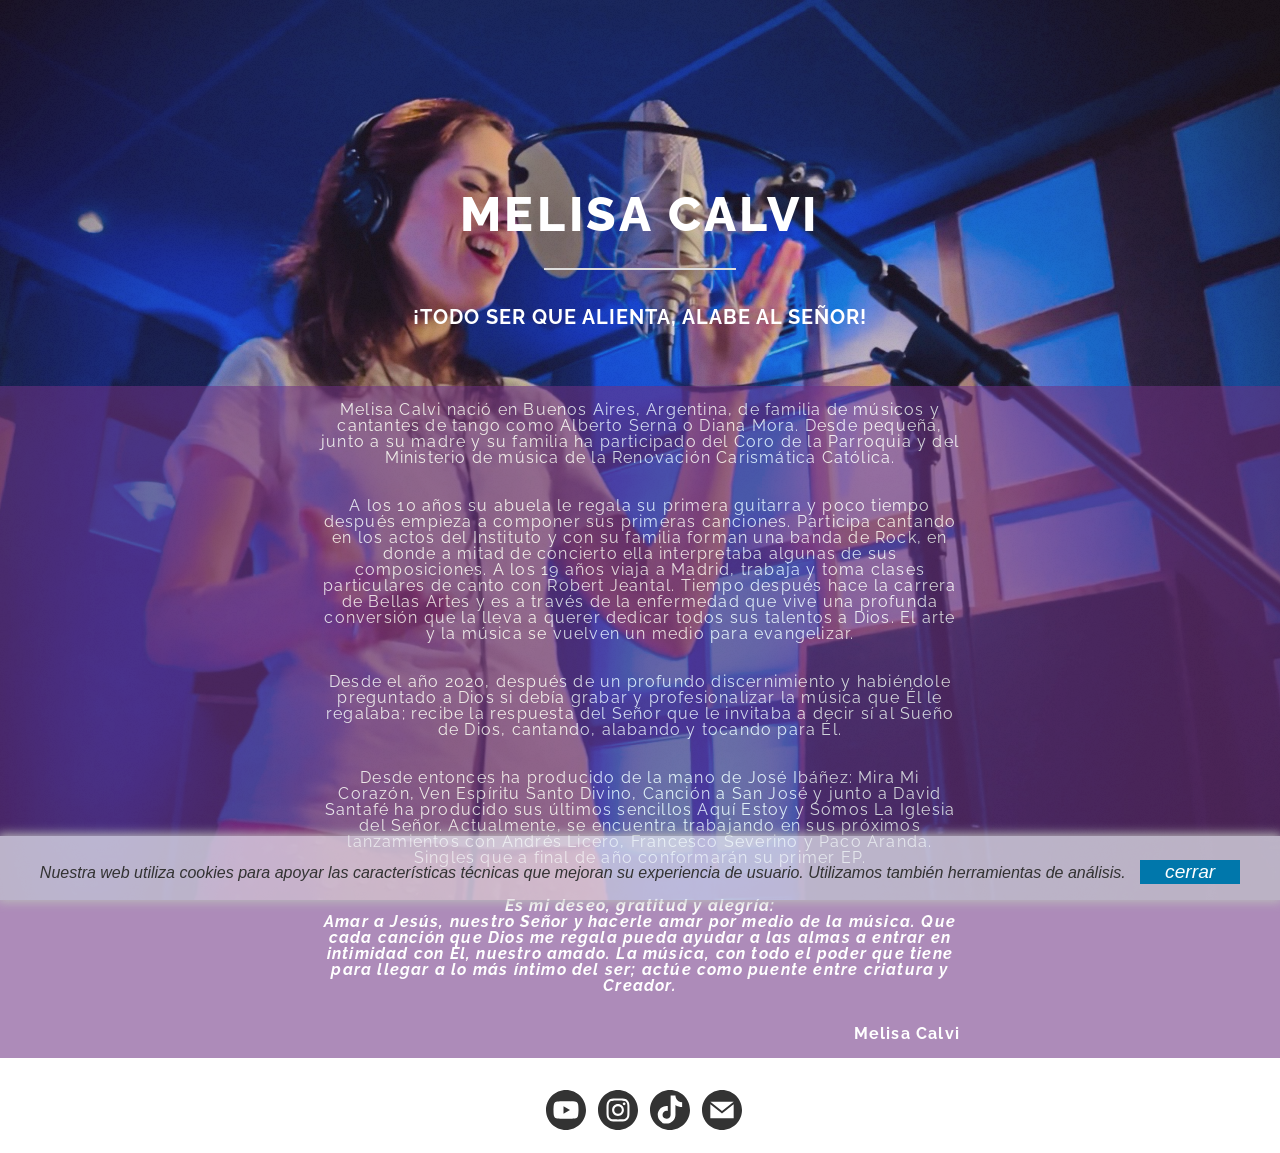
<file: index.html>
<!DOCTYPE html>
<html lang="en">
  <head>
    <meta charset="utf-8" />
    <meta name="viewport" content="width=device-width, initial-scale=1" />
    <title>Melisa Calvi</title>
    <meta name="viewport" content="width=device-width" />
    <meta name="description" content="Melisa Calvi" />
    <meta name="keywords" content="melisa calvi, cantante, cantautora, cristiano, catolico, carismaticos, musica, catolicismo" />
    <meta name="author" content="" />
    <link
      rel="canonical"
      href="https://www.melisacalvi.es/"
    />
    <link rel="manifest" href="manifest.json?timestamp=20241011" />
    <link rel="shortcut icon" href="img/favicon.ico" />
    <link rel="icon" type="image/svg+xml" href="img/favicon.svg" />
    <link rel="icon" type="image/png" href="img/web-app-manifest-192x192.png" sizes="192x192">
    <link rel="icon" type="image/png" sizes="32x32" href="img/favicon-32x32.png">
    <link rel="icon" type="image/png" sizes="16x16" href="img/favicon-16x16.png">
    <link rel="icon" type="image/png" sizes="48x48" href="img/favicon-48x48.png">
    <link rel="apple-touch-icon" sizes="180x180" href="img/apple-touch-icon.png">
    <link rel="stylesheet" href="css/styles.css?timestamp=20241011" />
    <link rel="canonical" href="https://www.melisacalvi.es" />
    <script src="/js/modernizr.js"></script>

    <!-- Google verification -->

<!--    <meta name="google-site-verification" content="" />-->


    <!-- Bing Verification -->
  
  </head>

  <body>
    <div class="wrapper">
      <main>
        <header>
          <h1>Melisa Calvi</h1>
          <h2>¡Todo ser que alienta, alabe al Señor!</h2>
        </header>
        <div class="cuerpo">
          <p>Melisa Calvi nació en Buenos Aires, Argentina, de familia de músicos y cantantes de tango como Alberto Serna o Diana
            Mora. Desde pequeña, junto a su madre y su familia ha participado del Coro de la Parroquia y del Ministerio de música de
            la Renovación Carismática Católica.</p>
            <p>A los 10 años su abuela le regala su primera guitarra y poco tiempo después empieza a componer sus primeras canciones.
              Participa cantando en los actos del Instituto y con su familia forman una banda de Rock, en donde a mitad de concierto
              ella interpretaba algunas de sus composiciones. A los 19 años viaja a Madrid, trabaja y toma clases particulares de
              canto con Robert Jeantal. Tiempo después hace la carrera de Bellas Artes y es a través de la enfermedad que vive una
              profunda conversión que la lleva a querer dedicar todos sus talentos a Dios. El arte y la música se vuelven un medio
              para evangelizar.</p>
            <p>Desde el año 2020, después de un profundo discernimiento y habiéndole preguntado a Dios si debía grabar y
              profesionalizar la música que Él le regalaba; recibe la respuesta del Señor que le invitaba a decir sí al Sueño de Dios,
              cantando, alabando y tocando para Él.</p>
            <p>Desde entonces ha producido de la mano de José Ibáñez: Mira Mi Corazón, Ven Espíritu Santo Divino, Canción a San José y
              junto a David Santafé ha producido sus últimos sencillos Aquí Estoy y Somos La Iglesia del Señor. Actualmente, se
              encuentra trabajando en sus próximos lanzamientos con Andrés Licero, Francesco Severino y Paco Aranda. Singles que a
              final de año conformarán su primer EP.</p>
            <p><strong><em>Es mi deseo, gratitud y alegría:</em></strong><br>
              <strong><em>Amar a Jesús, nuestro Señor y hacerle amar por medio de la música.
                Que cada canción que Dios me regala pueda ayudar a las almas a entrar en intimidad con Èl, nuestro amado.
                La música, con todo el poder que tiene para llegar a lo más íntimo del ser; actúe como puente entre criatura y Creador.</em></strong></p>
          <p class="firma">Melisa Calvi</p>
        </div>
        <footer>
          <a
            class="link"
            href="https://www.youtube.com/c/MelisaCalvi/"
            target="_blank"
            rel="noopener noreferrer"
            aria-label="Youtube"
          >
            <i class="icon youtube"></i>
          </a>
          <a
            class="link"
            href="https://www.instagram.com/melisa.calvi/"
            target="_blank"
            rel="noopener noreferrer"
            aria-label="Instagram"
          >
            <i class="icon instagram"></i>
          </a>
          <a
            class="link"
            href="https://www.tiktok.com/@melisacalvi"
            target="_blank"
            rel="noopener noreferrer"
            aria-label="TikTok"
          >
            <i class="icon tiktok"></i>
          </a>
<!--          <a-->
<!--            class="link"-->
<!--            href="https://www.facebook.com/melisajimena.garciacalvi"-->
<!--            target="_blank"-->
<!--            rel="noopener noreferrer"-->
<!--            aria-label="Jerome Lachaud Personal Projects"-->
<!--          >-->
<!--            <i class="icon facebook"></i>-->
<!--          </a>-->
          <a class="link" href="mailto:contacto@melisacalvi.es?subject=Más%20información%20-%20Música%20Melisa%20Calvi" aria-label="Contacto Melisa Calvi">
            <i class="icon mail"></i>
          </a>
        </footer>
        <div id="cookieBannerDiv">
          <div id="cookieBannerBox" onclick="showOrHideDiv();"  class="cookieBannerBox startEffect"><span class="cookieBannerMsg">Nuestra web utiliza cookies para apoyar las características técnicas que mejoran su experiencia de usuario. Utilizamos también herramientas de análisis.</span>
            <div class="cookieBannerButton" onclick="showOrHideDiv();"><span class="cookieBannerMsg"><a><span>cerrar</span></a></span></div>
          </div>
        </div>
<!--        <div>Icons made by <a href="https://www.freepik.com" title="Freepik">Freepik</a> from <a href="https://www.flaticon.com/" title="Flaticon">www.flaticon.com</a></div>-->
      </main>
    </div>

      <!-- Global site tag (gtag.js) - Google Analytics -->
      <script async src="https://www.googletagmanager.com/gtag/js?id=G-JP2SEELRYT"></script>
      <script>
        window.dataLayer = window.dataLayer || [];
        function gtag(){dataLayer.push(arguments);}
        gtag('js', new Date());

        gtag('config', 'G-JP2SEELRYT');
      </script>
      <script>
        function showOrHideDiv() {
          var v = document.getElementById("cookieBannerBox");
          v.classList.remove("startEffect");
          v.style.display = "none"
        }
      </script>
  </body>
</html>
</file>
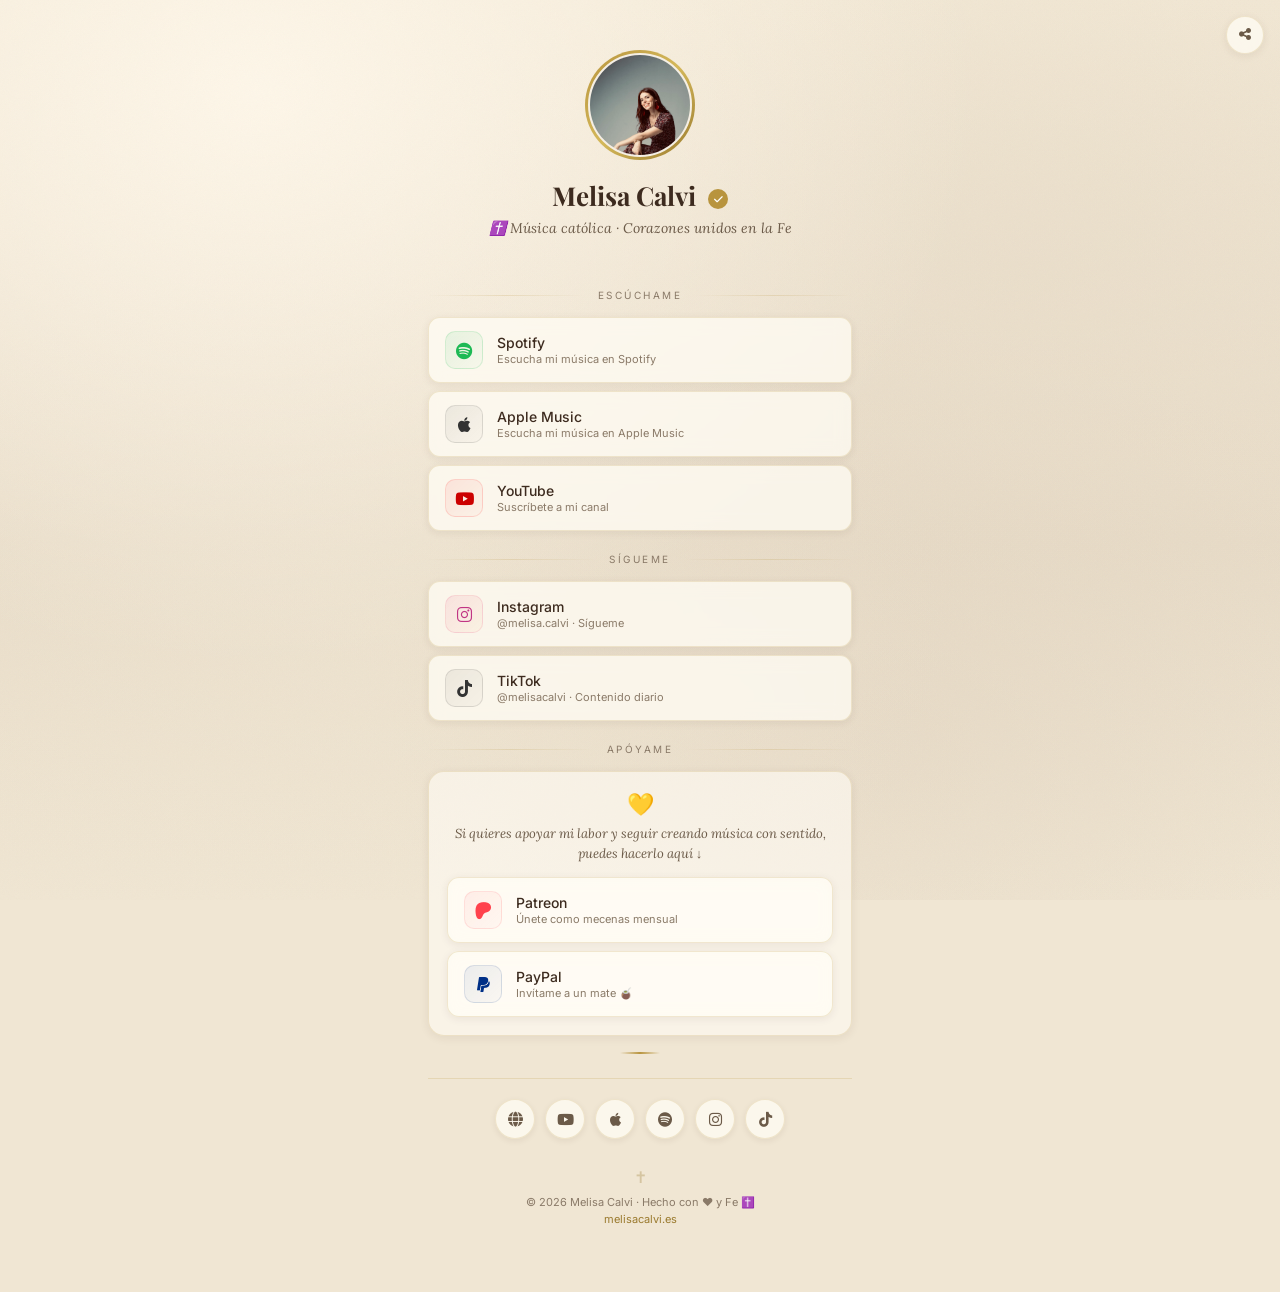
<file: docs/enlaces/index.html>
<!DOCTYPE html>
<html lang="es">
<head>
    <!-- Google tag (gtag.js) -->
    <script async src="https://www.googletagmanager.com/gtag/js?id=G-JP2SEELRYT"></script>
    <script>
        window.dataLayer = window.dataLayer || [];
        function gtag(){dataLayer.push(arguments);}
        gtag('js', new Date());

        gtag('config', 'G-JP2SEELRYT');
    </script>

    <meta charset="UTF-8">
    <meta name="viewport" content="width=device-width, initial-scale=1.0">
    <title>Melisa Calvi - Todos mis enlaces</title>
    <link rel="icon" href="data:image/svg+xml,<svg xmlns='http://www.w3.org/2000/svg' viewBox='0 0 100 100'><text y='.9em' font-size='90'>🎵</text></svg>">
    <link rel="stylesheet" href="https://cdnjs.cloudflare.com/ajax/libs/font-awesome/6.5.1/css/all.min.css">
    <link rel="preconnect" href="https://fonts.googleapis.com">
    <link href="https://fonts.googleapis.com/css2?family=Playfair+Display:wght@400;600;700&family=Lora:ital,wght@0,400;0,500;0,600;1,400&family=Inter:wght@300;400;500;600&display=swap" rel="stylesheet">
    <style>
        :root {
            --bg-cream: #f0e6d3;
            --bg-warm: #e8dcc8;
            --bg-card: rgba(255, 252, 245, 0.75);
            --bg-card-hover: rgba(255, 250, 240, 0.9);
            --text-primary: #3d2b1f;
            --text-secondary: #6b5a48;
            --text-muted: #8a7a68;
            --accent-gold: #b8943e;
            --accent-dark-gold: #9a7a2e;
            --card-border: rgba(184, 148, 62, 0.2);
            --card-shadow: rgba(61, 43, 31, 0.08);
        }

        * {
            margin: 0;
            padding: 0;
            box-sizing: border-box;
        }

        body {
            font-family: 'Lora', serif;
            min-height: 100vh;
            background-color: var(--bg-cream);
            color: var(--text-primary);
            overflow-x: hidden;
            position: relative;
        }

        /* Marble-like background texture */
        body::before {
            content: '';
            position: fixed;
            top: 0;
            left: 0;
            width: 100%;
            height: 100%;
            z-index: 0;
            background:
                radial-gradient(ellipse at 20% 10%, rgba(255, 248, 235, 0.9) 0%, transparent 50%),
                radial-gradient(ellipse at 80% 30%, rgba(232, 220, 200, 0.6) 0%, transparent 40%),
                radial-gradient(ellipse at 30% 70%, rgba(240, 230, 211, 0.5) 0%, transparent 45%),
                radial-gradient(ellipse at 70% 80%, rgba(224, 210, 190, 0.4) 0%, transparent 40%),
                linear-gradient(180deg, #f2e8d5 0%, #ede2cf 30%, #e8dcc8 60%, #f0e6d3 100%);
            pointer-events: none;
        }

        /* Subtle noise texture overlay */
        body::after {
            content: '';
            position: fixed;
            top: 0;
            left: 0;
            width: 100%;
            height: 100%;
            z-index: 0;
            opacity: 0.03;
            background-image: url("data:image/svg+xml,%3Csvg viewBox='0 0 256 256' xmlns='http://www.w3.org/2000/svg'%3E%3Cfilter id='noise'%3E%3CfeTurbulence type='fractalNoise' baseFrequency='0.9' numOctaves='4' stitchTiles='stitch'/%3E%3C/filter%3E%3Crect width='100%25' height='100%25' filter='url(%23noise)'/%3E%3C/svg%3E");
            background-repeat: repeat;
            background-size: 200px 200px;
            pointer-events: none;
        }

        /* Main container */
        .container {
            position: relative;
            z-index: 1;
            max-width: 460px;
            margin: 0 auto;
            padding: 30px 18px 50px;
            min-height: 100vh;
        }

        /* Profile section */
        .profile {
            text-align: center;
            padding: 20px 0 28px;
        }

        .avatar-wrapper {
            position: relative;
            display: inline-block;
            margin-bottom: 18px;
        }

        .avatar-ring {
            width: 110px;
            height: 110px;
            border-radius: 50%;
            padding: 3px;
            background: linear-gradient(135deg, var(--accent-gold), #d4b85a, var(--accent-dark-gold));
            margin: 0 auto;
        }

        .avatar {
            width: 104px;
            height: 104px;
            border-radius: 50%;
            background: linear-gradient(135deg, #f5efe5, #e8dcc8);
            display: flex;
            align-items: center;
            justify-content: center;
            font-family: 'Playfair Display', serif;
            font-size: 38px;
            font-weight: 700;
            color: var(--accent-dark-gold);
            border: 2px solid #f5efe5;
            overflow: hidden;
        }

        .avatar img {
            width: 100%;
            height: 100%;
            object-fit: cover;
            object-position: 58% 32%;
            display: block;
            overflow: hidden;
        }

        .profile-name {
            font-family: 'Playfair Display', serif;
            font-size: 26px;
            font-weight: 700;
            margin-bottom: 4px;
            color: var(--text-primary);
        }

        .verified-badge {
            display: inline-flex;
            align-items: center;
            justify-content: center;
            width: 20px;
            height: 20px;
            background: var(--accent-gold);
            border-radius: 50%;
            margin-left: 6px;
            vertical-align: middle;
        }

        .verified-badge i {
            font-size: 10px;
            color: #fff;
        }

        .profile-bio {
            font-family: 'Lora', serif;
            font-size: 14px;
            color: var(--text-secondary);
            line-height: 1.6;
            max-width: 320px;
            margin: 0 auto;
            font-style: italic;
        }

        .profile-tag {
            display: inline-block;
            margin-top: 10px;
            padding: 4px 14px;
            background: rgba(184, 148, 62, 0.1);
            border: 1px solid rgba(184, 148, 62, 0.2);
            border-radius: 20px;
            font-family: 'Inter', sans-serif;
            font-size: 11px;
            color: var(--accent-dark-gold);
            letter-spacing: 0.5px;
        }

        /* Divider */
        .divider {
            display: flex;
            align-items: center;
            justify-content: center;
            gap: 14px;
            margin: 22px 0 16px;
            color: var(--text-muted);
            font-family: 'Inter', sans-serif;
            font-size: 10px;
            letter-spacing: 2.5px;
            text-transform: uppercase;
        }

        .divider::before,
        .divider::after {
            content: '';
            flex: 1;
            height: 1px;
            background: linear-gradient(90deg, transparent, var(--card-border), transparent);
        }

        /* Section titles */
        .section-title {
            font-family: 'Inter', sans-serif;
            font-size: 10px;
            text-transform: uppercase;
            letter-spacing: 2px;
            color: var(--text-muted);
            margin-bottom: 12px;
            padding-left: 4px;
        }

        /* Link buttons */
        .links {
            display: flex;
            flex-direction: column;
            gap: 8px;
            margin-bottom: 6px;
        }

        .link-btn {
            position: relative;
            display: flex;
            align-items: center;
            gap: 14px;
            padding: 13px 16px;
            background: var(--bg-card);
            border: 1px solid var(--card-border);
            border-radius: 12px;
            text-decoration: none;
            color: var(--text-primary);
            transition: all 0.3s cubic-bezier(0.25, 0.46, 0.45, 0.94);
            backdrop-filter: blur(8px);
            -webkit-backdrop-filter: blur(8px);
            overflow: hidden;
            box-shadow: 0 2px 8px var(--card-shadow);
        }

        .link-btn::before {
            content: '';
            position: absolute;
            top: 0;
            left: -100%;
            width: 100%;
            height: 100%;
            background: linear-gradient(90deg, transparent, rgba(255, 255, 255, 0.3), transparent);
            transition: left 0.6s ease;
        }

        .link-btn:hover::before {
            left: 100%;
        }

        .link-btn:hover {
            background: var(--bg-card-hover);
            border-color: rgba(184, 148, 62, 0.35);
            transform: translateY(-1px);
            box-shadow: 0 4px 16px rgba(61, 43, 31, 0.12);
        }

        .link-btn:active {
            transform: translateY(0);
        }

        .link-icon {
            width: 38px;
            height: 38px;
            border-radius: 10px;
            display: flex;
            align-items: center;
            justify-content: center;
            font-size: 17px;
            flex-shrink: 0;
            transition: transform 0.3s ease;
        }

        .link-btn:hover .link-icon {
            transform: scale(1.08);
        }

        .link-text {
            flex: 1;
        }

        .link-title {
            font-family: 'Inter', sans-serif;
            font-size: 14px;
            font-weight: 500;
            margin-bottom: 1px;
            color: var(--text-primary);
        }

        .link-subtitle {
            font-family: 'Inter', sans-serif;
            font-size: 11px;
            color: var(--text-muted);
            font-weight: 400;
        }

        .link-arrow {
            font-size: 13px;
            color: var(--text-muted);
            opacity: 0;
            transform: translateX(-6px);
            transition: all 0.3s ease;
        }

        .link-btn:hover .link-arrow {
            opacity: 1;
            transform: translateX(0);
        }

        /* Platform specific colors */
        .icon-website {
            background: linear-gradient(135deg, rgba(184, 148, 62, 0.15), rgba(184, 148, 62, 0.05));
            color: var(--accent-dark-gold);
            border: 1px solid rgba(184, 148, 62, 0.25);
        }

        .icon-youtube {
            background: linear-gradient(135deg, rgba(255, 0, 0, 0.08), rgba(255, 0, 0, 0.02));
            color: #cc0000;
            border: 1px solid rgba(255, 0, 0, 0.12);
        }

        .icon-apple {
            background: linear-gradient(135deg, rgba(50, 50, 50, 0.08), rgba(50, 50, 50, 0.02));
            color: #333;
            border: 1px solid rgba(50, 50, 50, 0.12);
        }

        .icon-spotify {
            background: linear-gradient(135deg, rgba(29, 185, 84, 0.1), rgba(29, 185, 84, 0.02));
            color: #1DB954;
            border: 1px solid rgba(29, 185, 84, 0.15);
        }

        .icon-tiktok {
            background: linear-gradient(135deg, rgba(0, 0, 0, 0.06), rgba(0, 0, 0, 0.02));
            color: #333;
            border: 1px solid rgba(0, 0, 0, 0.1);
        }

        .icon-instagram {
            background: linear-gradient(135deg, rgba(225, 48, 108, 0.1), rgba(252, 176, 69, 0.05));
            color: #C13584;
            border: 1px solid rgba(225, 48, 108, 0.12);
        }

        .icon-patreon {
            background: linear-gradient(135deg, rgba(255, 66, 77, 0.08), rgba(255, 66, 77, 0.02));
            color: #ff424d;
            border: 1px solid rgba(255, 66, 77, 0.12);
        }

        .icon-paypal {
            background: linear-gradient(135deg, rgba(0, 48, 135, 0.08), rgba(0, 48, 135, 0.02));
            color: #003087;
            border: 1px solid rgba(0, 48, 135, 0.12);
        }

        /* Featured / highlighted link */
        .link-btn.featured {
            background: linear-gradient(135deg, rgba(184, 148, 62, 0.1), rgba(184, 148, 62, 0.03));
            border-color: rgba(184, 148, 62, 0.3);
            box-shadow: 0 2px 12px rgba(184, 148, 62, 0.1);
        }

        .link-btn.featured::after {
            content: 'DESTACADO';
            position: absolute;
            top: -1px;
            right: 14px;
            background: var(--accent-gold);
            color: #fff;
            font-family: 'Inter', sans-serif;
            font-size: 9px;
            font-weight: 600;
            letter-spacing: 1px;
            padding: 3px 10px;
            border-radius: 0 0 8px 8px;
        }

        /* Support section */
        .support-section {
            background: rgba(255, 252, 245, 0.6);
            border: 1px solid var(--card-border);
            border-radius: 16px;
            padding: 18px;
            margin-bottom: 10px;
            box-shadow: 0 2px 10px var(--card-shadow);
        }

        .support-header {
            text-align: center;
            margin-bottom: 14px;
        }

        .support-header .heart-icon {
            font-size: 22px;
            display: block;
            margin-bottom: 6px;
        }

        .support-header p {
            font-family: 'Lora', serif;
            font-size: 13px;
            color: var(--text-secondary);
            line-height: 1.5;
            font-style: italic;
        }

        /* Social row */
        .social-row {
            display: flex;
            justify-content: center;
            gap: 10px;
            margin-top: 24px;
            padding-top: 20px;
            border-top: 1px solid var(--card-border);
        }

        .social-icon {
            width: 40px;
            height: 40px;
            border-radius: 50%;
            display: flex;
            align-items: center;
            justify-content: center;
            background: var(--bg-card);
            border: 1px solid var(--card-border);
            color: var(--text-secondary);
            text-decoration: none;
            font-size: 15px;
            transition: all 0.3s ease;
            box-shadow: 0 2px 6px var(--card-shadow);
        }

        .social-icon:hover {
            transform: translateY(-2px);
            color: var(--text-primary);
            box-shadow: 0 4px 12px rgba(61, 43, 31, 0.12);
        }

        .social-icon.youtube:hover { background: #fff; border-color: #cc0000; color: #cc0000; }
        .social-icon.instagram:hover { background: #fff; border-color: #C13584; color: #C13584; }
        .social-icon.tiktok:hover { background: #fff; border-color: #333; color: #333; }
        .social-icon.spotify:hover { background: #fff; border-color: #1DB954; color: #1DB954; }
        .social-icon.apple:hover { background: #fff; border-color: #333; color: #333; }
        .social-icon.website:hover { background: #fff; border-color: var(--accent-gold); color: var(--accent-dark-gold); }

        /* Footer */
        .footer {
            text-align: center;
            padding: 28px 0 16px;
            font-family: 'Inter', sans-serif;
            font-size: 11px;
            color: var(--text-muted);
        }

        .cross-deco {
            display: flex;
            justify-content: center;
            margin-bottom: 8px;
            opacity: 0.3;
            font-size: 16px;
            color: var(--accent-dark-gold);
        }

        /* Now playing bar */
        .now-playing {
            display: flex;
            align-items: center;
            justify-content: center;
            gap: 8px;
            margin-bottom: 18px;
            padding: 9px 14px;
            background: rgba(255, 252, 245, 0.7);
            border: 1px solid var(--card-border);
            border-radius: 10px;
            box-shadow: 0 1px 6px var(--card-shadow);
        }

        .now-playing i {
            color: #1DB954;
            font-size: 13px;
        }

        .now-playing span {
            font-family: 'Inter', sans-serif;
            font-size: 12px;
            color: var(--text-secondary);
        }

        .now-playing strong {
            color: var(--text-primary);
            font-weight: 500;
        }

        /* Music bars animation */
        .music-bars {
            display: flex;
            align-items: flex-end;
            gap: 2px;
            height: 14px;
            margin-left: auto;
            margin-right: 6px;
        }

        .music-bar {
            width: 2.5px;
            background: #1DB954;
            border-radius: 2px;
            animation: musicBar 0.8s ease-in-out infinite;
        }

        .music-bar:nth-child(1) { height: 5px; animation-delay: 0s; }
        .music-bar:nth-child(2) { height: 10px; animation-delay: 0.15s; }
        .music-bar:nth-child(3) { height: 7px; animation-delay: 0.3s; }
        .music-bar:nth-child(4) { height: 12px; animation-delay: 0.45s; }

        @keyframes musicBar {
            0%, 100% { transform: scaleY(1); }
            50% { transform: scaleY(0.35); }
        }

        /* Share button */
        .share-btn {
            position: fixed;
            top: 16px;
            right: 16px;
            width: 38px;
            height: 38px;
            border-radius: 50%;
            background: var(--bg-card);
            border: 1px solid var(--card-border);
            color: var(--text-secondary);
            display: flex;
            align-items: center;
            justify-content: center;
            cursor: pointer;
            transition: all 0.3s ease;
            z-index: 10;
            backdrop-filter: blur(8px);
            box-shadow: 0 2px 8px var(--card-shadow);
        }

        .share-btn:hover {
            background: var(--bg-card-hover);
            color: var(--text-primary);
            transform: scale(1.05);
        }

        /* Fade-in animations */
        .fade-in {
            opacity: 0;
            transform: translateY(16px);
            animation: fadeInUp 0.5s ease forwards;
        }

        @keyframes fadeInUp {
            to {
                opacity: 1;
                transform: translateY(0);
            }
        }

        .fade-in:nth-child(1) { animation-delay: 0.08s; }
        .fade-in:nth-child(2) { animation-delay: 0.13s; }
        .fade-in:nth-child(3) { animation-delay: 0.18s; }
        .fade-in:nth-child(4) { animation-delay: 0.23s; }
        .fade-in:nth-child(5) { animation-delay: 0.28s; }
        .fade-in:nth-child(6) { animation-delay: 0.33s; }
        .fade-in:nth-child(7) { animation-delay: 0.38s; }
        .fade-in:nth-child(8) { animation-delay: 0.43s; }

        /* Decorative gold line */
        .gold-line {
            width: 40px;
            height: 2px;
            background: linear-gradient(90deg, transparent, var(--accent-gold), transparent);
            margin: 16px auto;
            border-radius: 2px;
        }

        /* Responsive */
        @media (max-width: 500px) {
            .container {
                padding: 24px 14px 40px;
            }
            .profile-name { font-size: 23px; }
        }

        /* Scrollbar */
        ::-webkit-scrollbar { width: 4px; }
        ::-webkit-scrollbar-track { background: transparent; }
        ::-webkit-scrollbar-thumb { background: rgba(184, 148, 62, 0.2); border-radius: 4px; }
    </style>
</head>
<body>

    <!-- Main container -->
    <div class="container">

        <!-- Share button -->
        <button class="share-btn" onclick="sharePage()" title="Compartir">
            <i class="fas fa-share-nodes"></i>
        </button>

        <!-- Profile -->
        <div class="profile fade-in">
            <div class="avatar-wrapper">
                <div class="avatar-ring">
                    <div class="avatar">
                        <img src="../img/melisa.jpg" alt="Melisa Calvi">
                    </div>
                </div>
            </div>
            <h1 class="profile-name">
                Melisa Calvi
                <span class="verified-badge"><i class="fas fa-check"></i></span>
            </h1>
            <p class="profile-bio">
                ✝️ Música católica · Corazones unidos en la Fe
            </p>
        </div>

        <!-- Divider -->
        <div class="divider">escúchame</div>

        <!-- Music platforms -->
        <div class="links">
            <a href="https://open.spotify.com/artist/1q313us2xB1KUrJ0cwPAv9" target="_blank" rel="noopener" class="link-btn fade-in">
                <div class="link-icon icon-spotify">
                    <i class="fab fa-spotify"></i>
                </div>
                <div class="link-text">
                    <div class="link-title">Spotify</div>
                    <div class="link-subtitle">Escucha mi música en Spotify</div>
                </div>
                <i class="fas fa-arrow-right link-arrow"></i>
            </a>

            <a href="https://music.apple.com/es/artist/melisa-calvi/1570796408" target="_blank" rel="noopener" class="link-btn fade-in">
                <div class="link-icon icon-apple">
                    <i class="fab fa-apple"></i>
                </div>
                <div class="link-text">
                    <div class="link-title">Apple Music</div>
                    <div class="link-subtitle">Escucha mi música en Apple Music</div>
                </div>
                <i class="fas fa-arrow-right link-arrow"></i>
            </a>

            <a href="https://www.youtube.com/@MelisaCalvi" target="_blank" rel="noopener" class="link-btn fade-in">
                <div class="link-icon icon-youtube">
                    <i class="fab fa-youtube"></i>
                </div>
                <div class="link-text">
                    <div class="link-title">YouTube</div>
                    <div class="link-subtitle">Suscríbete a mi canal</div>
                </div>
                <i class="fas fa-arrow-right link-arrow"></i>
            </a>
        </div>

        <!-- Divider -->
        <div class="divider">sígueme</div>

        <!-- Social media -->
        <div class="links">
            <a href="https://www.instagram.com/melisa.calvi" target="_blank" rel="noopener" class="link-btn fade-in">
                <div class="link-icon icon-instagram">
                    <i class="fab fa-instagram"></i>
                </div>
                <div class="link-text">
                    <div class="link-title">Instagram</div>
                    <div class="link-subtitle">@melisa.calvi · Sígueme</div>
                </div>
                <i class="fas fa-arrow-right link-arrow"></i>
            </a>

            <a href="https://www.tiktok.com/@melisacalvi" target="_blank" rel="noopener" class="link-btn fade-in">
                <div class="link-icon icon-tiktok">
                    <i class="fab fa-tiktok"></i>
                </div>
                <div class="link-text">
                    <div class="link-title">TikTok</div>
                    <div class="link-subtitle">@melisacalvi · Contenido diario</div>
                </div>
                <i class="fas fa-arrow-right link-arrow"></i>
            </a>
        </div>

        <!-- Divider -->
        <div class="divider">apóyame</div>

        <!-- Support section -->
        <div class="support-section fade-in">
            <div class="support-header">
                <span class="heart-icon">💛</span>
                <p>Si quieres apoyar mi labor y seguir creando música con sentido, puedes hacerlo aquí ↓</p>
            </div>

            <a href="https://www.patreon.com/MELISACALVI" target="_blank" rel="noopener" class="link-btn fade-in" style="margin-bottom: 8px;">
                <div class="link-icon icon-patreon">
                    <i class="fab fa-patreon"></i>
                </div>
                <div class="link-text">
                    <div class="link-title">Patreon</div>
                    <div class="link-subtitle">Únete como mecenas mensual</div>
                </div>
                <i class="fas fa-arrow-right link-arrow"></i>
            </a>

            <a href="https://www.paypal.com/paypalme/MelisaCalvi" target="_blank" rel="noopener" class="link-btn fade-in">
                <div class="link-icon icon-paypal">
                    <i class="fab fa-paypal"></i>
                </div>
                <div class="link-text">
                    <div class="link-title">PayPal</div>
                    <div class="link-subtitle">Invítame a un mate 🧉</div>
                </div>
                <i class="fas fa-arrow-right link-arrow"></i>
            </a>
        </div>

        <!-- Gold decorative line -->
        <div class="gold-line"></div>

        <!-- Social icons row -->
        <div class="social-row fade-in">
            <a href="https://www.melisacalvi.es" target="_blank" rel="noopener" class="social-icon website" title="Web">
                <i class="fas fa-globe"></i>
            </a>
            <a href="https://www.youtube.com/@MelisaCalvi" target="_blank" rel="noopener" class="social-icon youtube" title="YouTube">
                <i class="fab fa-youtube"></i>
            </a>
            <a href="https://music.apple.com/es/artist/melisa-calvi/1570796408" target="_blank" rel="noopener" class="social-icon apple" title="Apple Music">
                <i class="fab fa-apple"></i>
            </a>
            <a href="https://open.spotify.com/artist/1q313us2xB1KUrJ0cwPAv9" target="_blank" rel="noopener" class="social-icon spotify" title="Spotify">
                <i class="fab fa-spotify"></i>
            </a>
            <a href="https://www.instagram.com/melisa.calvi" target="_blank" rel="noopener" class="social-icon instagram" title="Instagram">
                <i class="fab fa-instagram"></i>
            </a>
            <a href="https://www.tiktok.com/@melisacalvi" target="_blank" rel="noopener" class="social-icon tiktok" title="TikTok">
                <i class="fab fa-tiktok"></i>
            </a>
        </div>

        <!-- Footer -->
        <div class="footer">
            <div class="cross-deco">✝</div>
            <p>© 2026 Melisa Calvi · Hecho con ❤️ y Fe ✝️</p>
            <p style="margin-top: 3px;"><a href="https://www.melisacalvi.es" style="color: var(--accent-dark-gold); text-decoration: none;">melisacalvi.es</a></p>
        </div>
    </div>

    <script>
        // Share function
        function sharePage() {
            if (navigator.share) {
                navigator.share({
                    title: 'Melisa Calvi - Música Católica',
                    text: '¡Descubre la música de Melisa Calvi! ✝️🎵',
                    url: globalThis.location.href
                });
            } else {
                navigator.clipboard.writeText(globalThis.location.href).then(() => {
                    const btn = document.querySelector('.share-btn');
                    const original = btn.innerHTML;
                    btn.innerHTML = '<i class="fas fa-check"></i>';
                    btn.style.color = '#5cb85c';
                    setTimeout(() => {
                        btn.innerHTML = original;
                        btn.style.color = '';
                    }, 2000);
                });
            }
        }

        // Scroll animations
        const observerOptions = {
            threshold: 0.1,
            rootMargin: '0px 0px -40px 0px'
        };

        const observer = new IntersectionObserver((entries) => {
            entries.forEach(entry => {
                if (entry.isIntersecting) {
                    entry.target.style.opacity = '1';
                    entry.target.style.transform = 'translateY(0)';
                }
            });
        }, observerOptions);

        document.querySelectorAll('.fade-in').forEach(el => observer.observe(el));
    </script>
</body>
</html>
</file>
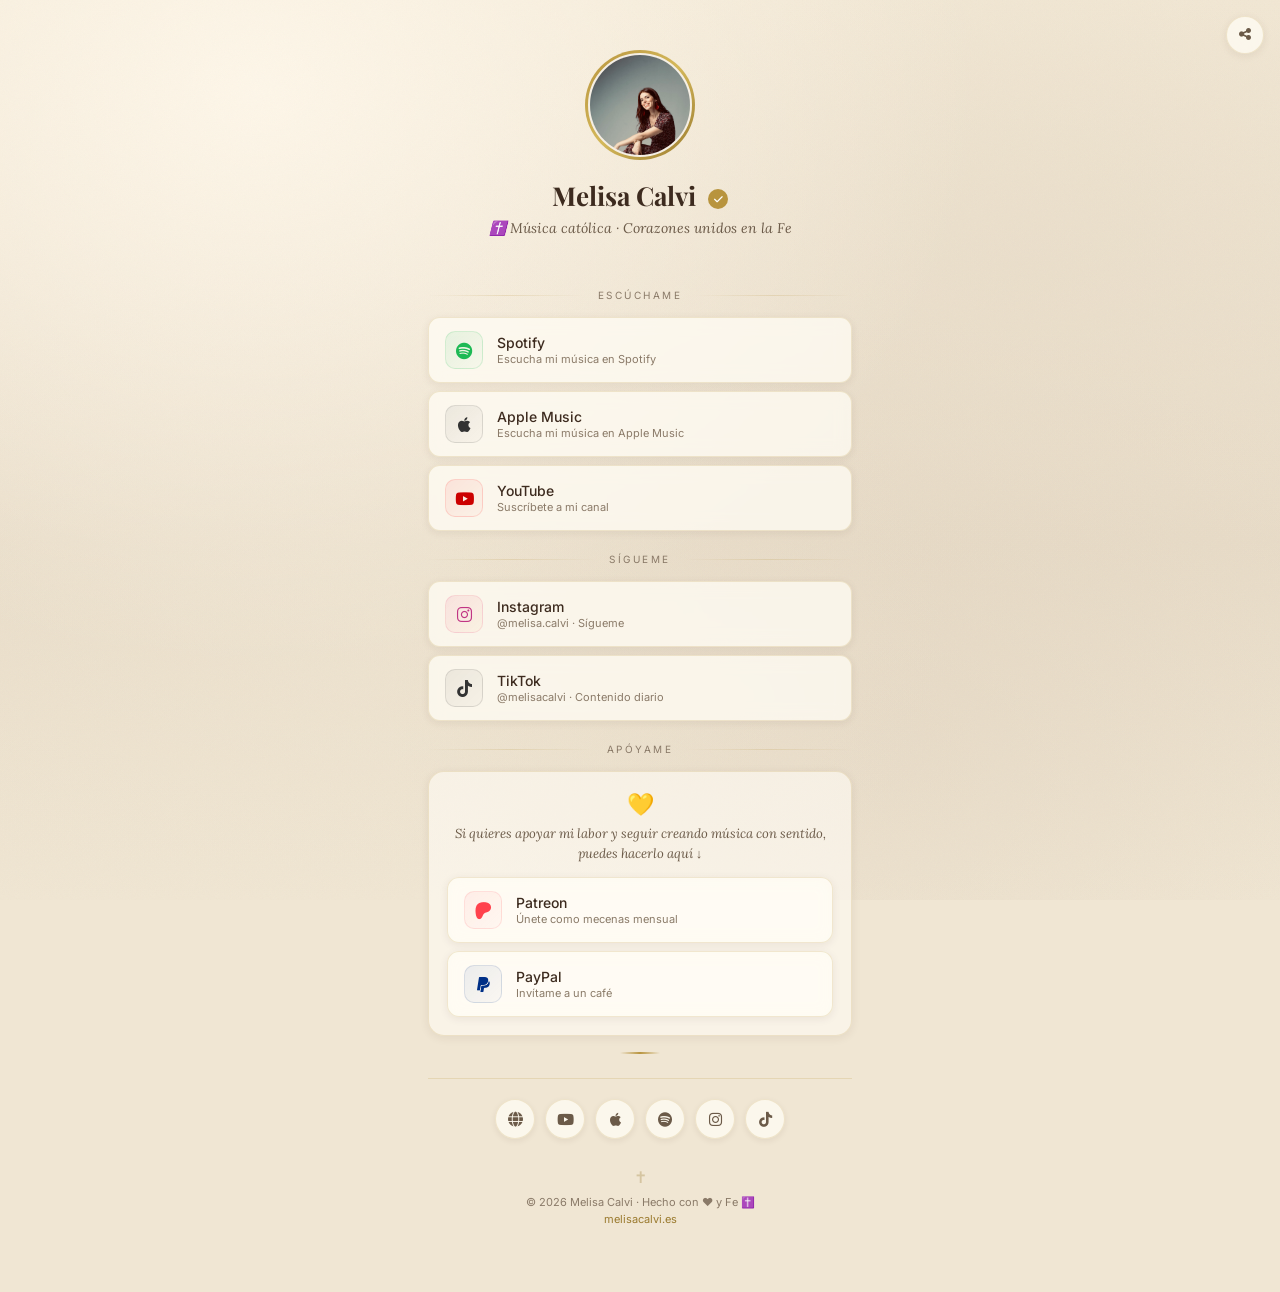
<file: docs/tarjeta/index.html>
<!DOCTYPE html>
<html lang="es">
<head>
    <!-- Google tag (gtag.js) -->
    <script async src="https://www.googletagmanager.com/gtag/js?id=G-JP2SEELRYT"></script>
    <script>
        window.dataLayer = window.dataLayer || [];
        function gtag(){dataLayer.push(arguments);}
        gtag('js', new Date());

        gtag('config', 'G-JP2SEELRYT');
    </script>

    <meta charset="UTF-8">
    <meta name="viewport" content="width=device-width, initial-scale=1.0">
    <title>Melisa Calvi - Todos mis enlaces</title>
    <link rel="icon" href="data:image/svg+xml,<svg xmlns='http://www.w3.org/2000/svg' viewBox='0 0 100 100'><text y='.9em' font-size='90'>🎵</text></svg>">
    <link rel="stylesheet" href="https://cdnjs.cloudflare.com/ajax/libs/font-awesome/6.5.1/css/all.min.css">
    <link rel="preconnect" href="https://fonts.googleapis.com">
    <link href="https://fonts.googleapis.com/css2?family=Playfair+Display:wght@400;600;700&family=Lora:ital,wght@0,400;0,500;0,600;1,400&family=Inter:wght@300;400;500;600&display=swap" rel="stylesheet">
    <style>
        :root {
            --bg-cream: #f0e6d3;
            --bg-warm: #e8dcc8;
            --bg-card: rgba(255, 252, 245, 0.75);
            --bg-card-hover: rgba(255, 250, 240, 0.9);
            --text-primary: #3d2b1f;
            --text-secondary: #6b5a48;
            --text-muted: #8a7a68;
            --accent-gold: #b8943e;
            --accent-dark-gold: #9a7a2e;
            --card-border: rgba(184, 148, 62, 0.2);
            --card-shadow: rgba(61, 43, 31, 0.08);
        }

        * {
            margin: 0;
            padding: 0;
            box-sizing: border-box;
        }

        body {
            font-family: 'Lora', serif;
            min-height: 100vh;
            background-color: var(--bg-cream);
            color: var(--text-primary);
            overflow-x: hidden;
            position: relative;
        }

        /* Marble-like background texture */
        body::before {
            content: '';
            position: fixed;
            top: 0;
            left: 0;
            width: 100%;
            height: 100%;
            z-index: 0;
            background:
                radial-gradient(ellipse at 20% 10%, rgba(255, 248, 235, 0.9) 0%, transparent 50%),
                radial-gradient(ellipse at 80% 30%, rgba(232, 220, 200, 0.6) 0%, transparent 40%),
                radial-gradient(ellipse at 30% 70%, rgba(240, 230, 211, 0.5) 0%, transparent 45%),
                radial-gradient(ellipse at 70% 80%, rgba(224, 210, 190, 0.4) 0%, transparent 40%),
                linear-gradient(180deg, #f2e8d5 0%, #ede2cf 30%, #e8dcc8 60%, #f0e6d3 100%);
            pointer-events: none;
        }

        /* Subtle noise texture overlay */
        body::after {
            content: '';
            position: fixed;
            top: 0;
            left: 0;
            width: 100%;
            height: 100%;
            z-index: 0;
            opacity: 0.03;
            background-image: url("data:image/svg+xml,%3Csvg viewBox='0 0 256 256' xmlns='http://www.w3.org/2000/svg'%3E%3Cfilter id='noise'%3E%3CfeTurbulence type='fractalNoise' baseFrequency='0.9' numOctaves='4' stitchTiles='stitch'/%3E%3C/filter%3E%3Crect width='100%25' height='100%25' filter='url(%23noise)'/%3E%3C/svg%3E");
            background-repeat: repeat;
            background-size: 200px 200px;
            pointer-events: none;
        }

        /* Main container */
        .container {
            position: relative;
            z-index: 1;
            max-width: 460px;
            margin: 0 auto;
            padding: 30px 18px 50px;
            min-height: 100vh;
        }

        /* Profile section */
        .profile {
            text-align: center;
            padding: 20px 0 28px;
        }

        .avatar-wrapper {
            position: relative;
            display: inline-block;
            margin-bottom: 18px;
        }

        .avatar-ring {
            width: 110px;
            height: 110px;
            border-radius: 50%;
            padding: 3px;
            background: linear-gradient(135deg, var(--accent-gold), #d4b85a, var(--accent-dark-gold));
            margin: 0 auto;
        }

        .avatar {
            width: 104px;
            height: 104px;
            border-radius: 50%;
            background: linear-gradient(135deg, #f5efe5, #e8dcc8);
            display: flex;
            align-items: center;
            justify-content: center;
            font-family: 'Playfair Display', serif;
            font-size: 38px;
            font-weight: 700;
            color: var(--accent-dark-gold);
            border: 2px solid #f5efe5;
            overflow: hidden;
        }

        .avatar img {
            width: 100%;
            height: 100%;
            object-fit: cover;
            object-position: 58% 32%;
            display: block;
            overflow: hidden;
        }

        .profile-name {
            font-family: 'Playfair Display', serif;
            font-size: 26px;
            font-weight: 700;
            margin-bottom: 4px;
            color: var(--text-primary);
        }

        .verified-badge {
            display: inline-flex;
            align-items: center;
            justify-content: center;
            width: 20px;
            height: 20px;
            background: var(--accent-gold);
            border-radius: 50%;
            margin-left: 6px;
            vertical-align: middle;
        }

        .verified-badge i {
            font-size: 10px;
            color: #fff;
        }

        .profile-bio {
            font-family: 'Lora', serif;
            font-size: 14px;
            color: var(--text-secondary);
            line-height: 1.6;
            max-width: 320px;
            margin: 0 auto;
            font-style: italic;
        }

        .profile-tag {
            display: inline-block;
            margin-top: 10px;
            padding: 4px 14px;
            background: rgba(184, 148, 62, 0.1);
            border: 1px solid rgba(184, 148, 62, 0.2);
            border-radius: 20px;
            font-family: 'Inter', sans-serif;
            font-size: 11px;
            color: var(--accent-dark-gold);
            letter-spacing: 0.5px;
        }

        /* Divider */
        .divider {
            display: flex;
            align-items: center;
            justify-content: center;
            gap: 14px;
            margin: 22px 0 16px;
            color: var(--text-muted);
            font-family: 'Inter', sans-serif;
            font-size: 10px;
            letter-spacing: 2.5px;
            text-transform: uppercase;
        }

        .divider::before,
        .divider::after {
            content: '';
            flex: 1;
            height: 1px;
            background: linear-gradient(90deg, transparent, var(--card-border), transparent);
        }

        /* Section titles */
        .section-title {
            font-family: 'Inter', sans-serif;
            font-size: 10px;
            text-transform: uppercase;
            letter-spacing: 2px;
            color: var(--text-muted);
            margin-bottom: 12px;
            padding-left: 4px;
        }

        /* Link buttons */
        .links {
            display: flex;
            flex-direction: column;
            gap: 8px;
            margin-bottom: 6px;
        }

        .link-btn {
            position: relative;
            display: flex;
            align-items: center;
            gap: 14px;
            padding: 13px 16px;
            background: var(--bg-card);
            border: 1px solid var(--card-border);
            border-radius: 12px;
            text-decoration: none;
            color: var(--text-primary);
            transition: all 0.3s cubic-bezier(0.25, 0.46, 0.45, 0.94);
            backdrop-filter: blur(8px);
            -webkit-backdrop-filter: blur(8px);
            overflow: hidden;
            box-shadow: 0 2px 8px var(--card-shadow);
        }

        .link-btn::before {
            content: '';
            position: absolute;
            top: 0;
            left: -100%;
            width: 100%;
            height: 100%;
            background: linear-gradient(90deg, transparent, rgba(255, 255, 255, 0.3), transparent);
            transition: left 0.6s ease;
        }

        .link-btn:hover::before {
            left: 100%;
        }

        .link-btn:hover {
            background: var(--bg-card-hover);
            border-color: rgba(184, 148, 62, 0.35);
            transform: translateY(-1px);
            box-shadow: 0 4px 16px rgba(61, 43, 31, 0.12);
        }

        .link-btn:active {
            transform: translateY(0);
        }

        .link-icon {
            width: 38px;
            height: 38px;
            border-radius: 10px;
            display: flex;
            align-items: center;
            justify-content: center;
            font-size: 17px;
            flex-shrink: 0;
            transition: transform 0.3s ease;
        }

        .link-btn:hover .link-icon {
            transform: scale(1.08);
        }

        .link-text {
            flex: 1;
        }

        .link-title {
            font-family: 'Inter', sans-serif;
            font-size: 14px;
            font-weight: 500;
            margin-bottom: 1px;
            color: var(--text-primary);
        }

        .link-subtitle {
            font-family: 'Inter', sans-serif;
            font-size: 11px;
            color: var(--text-muted);
            font-weight: 400;
        }

        .link-arrow {
            font-size: 13px;
            color: var(--text-muted);
            opacity: 0;
            transform: translateX(-6px);
            transition: all 0.3s ease;
        }

        .link-btn:hover .link-arrow {
            opacity: 1;
            transform: translateX(0);
        }

        /* Platform specific colors */
        .icon-website {
            background: linear-gradient(135deg, rgba(184, 148, 62, 0.15), rgba(184, 148, 62, 0.05));
            color: var(--accent-dark-gold);
            border: 1px solid rgba(184, 148, 62, 0.25);
        }

        .icon-youtube {
            background: linear-gradient(135deg, rgba(255, 0, 0, 0.08), rgba(255, 0, 0, 0.02));
            color: #cc0000;
            border: 1px solid rgba(255, 0, 0, 0.12);
        }

        .icon-apple {
            background: linear-gradient(135deg, rgba(50, 50, 50, 0.08), rgba(50, 50, 50, 0.02));
            color: #333;
            border: 1px solid rgba(50, 50, 50, 0.12);
        }

        .icon-spotify {
            background: linear-gradient(135deg, rgba(29, 185, 84, 0.1), rgba(29, 185, 84, 0.02));
            color: #1DB954;
            border: 1px solid rgba(29, 185, 84, 0.15);
        }

        .icon-tiktok {
            background: linear-gradient(135deg, rgba(0, 0, 0, 0.06), rgba(0, 0, 0, 0.02));
            color: #333;
            border: 1px solid rgba(0, 0, 0, 0.1);
        }

        .icon-instagram {
            background: linear-gradient(135deg, rgba(225, 48, 108, 0.1), rgba(252, 176, 69, 0.05));
            color: #C13584;
            border: 1px solid rgba(225, 48, 108, 0.12);
        }

        .icon-patreon {
            background: linear-gradient(135deg, rgba(255, 66, 77, 0.08), rgba(255, 66, 77, 0.02));
            color: #ff424d;
            border: 1px solid rgba(255, 66, 77, 0.12);
        }

        .icon-paypal {
            background: linear-gradient(135deg, rgba(0, 48, 135, 0.08), rgba(0, 48, 135, 0.02));
            color: #003087;
            border: 1px solid rgba(0, 48, 135, 0.12);
        }

        /* Featured / highlighted link */
        .link-btn.featured {
            background: linear-gradient(135deg, rgba(184, 148, 62, 0.1), rgba(184, 148, 62, 0.03));
            border-color: rgba(184, 148, 62, 0.3);
            box-shadow: 0 2px 12px rgba(184, 148, 62, 0.1);
        }

        .link-btn.featured::after {
            content: 'DESTACADO';
            position: absolute;
            top: -1px;
            right: 14px;
            background: var(--accent-gold);
            color: #fff;
            font-family: 'Inter', sans-serif;
            font-size: 9px;
            font-weight: 600;
            letter-spacing: 1px;
            padding: 3px 10px;
            border-radius: 0 0 8px 8px;
        }

        /* Support section */
        .support-section {
            background: rgba(255, 252, 245, 0.6);
            border: 1px solid var(--card-border);
            border-radius: 16px;
            padding: 18px;
            margin-bottom: 10px;
            box-shadow: 0 2px 10px var(--card-shadow);
        }

        .support-header {
            text-align: center;
            margin-bottom: 14px;
        }

        .support-header .heart-icon {
            font-size: 22px;
            display: block;
            margin-bottom: 6px;
        }

        .support-header p {
            font-family: 'Lora', serif;
            font-size: 13px;
            color: var(--text-secondary);
            line-height: 1.5;
            font-style: italic;
        }

        /* Social row */
        .social-row {
            display: flex;
            justify-content: center;
            gap: 10px;
            margin-top: 24px;
            padding-top: 20px;
            border-top: 1px solid var(--card-border);
        }

        .social-icon {
            width: 40px;
            height: 40px;
            border-radius: 50%;
            display: flex;
            align-items: center;
            justify-content: center;
            background: var(--bg-card);
            border: 1px solid var(--card-border);
            color: var(--text-secondary);
            text-decoration: none;
            font-size: 15px;
            transition: all 0.3s ease;
            box-shadow: 0 2px 6px var(--card-shadow);
        }

        .social-icon:hover {
            transform: translateY(-2px);
            color: var(--text-primary);
            box-shadow: 0 4px 12px rgba(61, 43, 31, 0.12);
        }

        .social-icon.youtube:hover { background: #fff; border-color: #cc0000; color: #cc0000; }
        .social-icon.instagram:hover { background: #fff; border-color: #C13584; color: #C13584; }
        .social-icon.tiktok:hover { background: #fff; border-color: #333; color: #333; }
        .social-icon.spotify:hover { background: #fff; border-color: #1DB954; color: #1DB954; }
        .social-icon.apple:hover { background: #fff; border-color: #333; color: #333; }
        .social-icon.website:hover { background: #fff; border-color: var(--accent-gold); color: var(--accent-dark-gold); }

        /* Footer */
        .footer {
            text-align: center;
            padding: 28px 0 16px;
            font-family: 'Inter', sans-serif;
            font-size: 11px;
            color: var(--text-muted);
        }

        .cross-deco {
            display: flex;
            justify-content: center;
            margin-bottom: 8px;
            opacity: 0.3;
            font-size: 16px;
            color: var(--accent-dark-gold);
        }

        /* Now playing bar */
        .now-playing {
            display: flex;
            align-items: center;
            justify-content: center;
            gap: 8px;
            margin-bottom: 18px;
            padding: 9px 14px;
            background: rgba(255, 252, 245, 0.7);
            border: 1px solid var(--card-border);
            border-radius: 10px;
            box-shadow: 0 1px 6px var(--card-shadow);
        }

        .now-playing i {
            color: #1DB954;
            font-size: 13px;
        }

        .now-playing span {
            font-family: 'Inter', sans-serif;
            font-size: 12px;
            color: var(--text-secondary);
        }

        .now-playing strong {
            color: var(--text-primary);
            font-weight: 500;
        }

        /* Music bars animation */
        .music-bars {
            display: flex;
            align-items: flex-end;
            gap: 2px;
            height: 14px;
            margin-left: auto;
            margin-right: 6px;
        }

        .music-bar {
            width: 2.5px;
            background: #1DB954;
            border-radius: 2px;
            animation: musicBar 0.8s ease-in-out infinite;
        }

        .music-bar:nth-child(1) { height: 5px; animation-delay: 0s; }
        .music-bar:nth-child(2) { height: 10px; animation-delay: 0.15s; }
        .music-bar:nth-child(3) { height: 7px; animation-delay: 0.3s; }
        .music-bar:nth-child(4) { height: 12px; animation-delay: 0.45s; }

        @keyframes musicBar {
            0%, 100% { transform: scaleY(1); }
            50% { transform: scaleY(0.35); }
        }

        /* Share button */
        .share-btn {
            position: fixed;
            top: 16px;
            right: 16px;
            width: 38px;
            height: 38px;
            border-radius: 50%;
            background: var(--bg-card);
            border: 1px solid var(--card-border);
            color: var(--text-secondary);
            display: flex;
            align-items: center;
            justify-content: center;
            cursor: pointer;
            transition: all 0.3s ease;
            z-index: 10;
            backdrop-filter: blur(8px);
            box-shadow: 0 2px 8px var(--card-shadow);
        }

        .share-btn:hover {
            background: var(--bg-card-hover);
            color: var(--text-primary);
            transform: scale(1.05);
        }

        /* Fade-in animations */
        .fade-in {
            opacity: 0;
            transform: translateY(16px);
            animation: fadeInUp 0.5s ease forwards;
        }

        @keyframes fadeInUp {
            to {
                opacity: 1;
                transform: translateY(0);
            }
        }

        .fade-in:nth-child(1) { animation-delay: 0.08s; }
        .fade-in:nth-child(2) { animation-delay: 0.13s; }
        .fade-in:nth-child(3) { animation-delay: 0.18s; }
        .fade-in:nth-child(4) { animation-delay: 0.23s; }
        .fade-in:nth-child(5) { animation-delay: 0.28s; }
        .fade-in:nth-child(6) { animation-delay: 0.33s; }
        .fade-in:nth-child(7) { animation-delay: 0.38s; }
        .fade-in:nth-child(8) { animation-delay: 0.43s; }

        /* Decorative gold line */
        .gold-line {
            width: 40px;
            height: 2px;
            background: linear-gradient(90deg, transparent, var(--accent-gold), transparent);
            margin: 16px auto;
            border-radius: 2px;
        }

        /* Responsive */
        @media (max-width: 500px) {
            .container {
                padding: 24px 14px 40px;
            }
            .profile-name { font-size: 23px; }
        }

        /* Scrollbar */
        ::-webkit-scrollbar { width: 4px; }
        ::-webkit-scrollbar-track { background: transparent; }
        ::-webkit-scrollbar-thumb { background: rgba(184, 148, 62, 0.2); border-radius: 4px; }
    </style>
</head>
<body>

    <!-- Main container -->
    <div class="container">

        <!-- Share button -->
        <button class="share-btn" onclick="sharePage()" title="Compartir">
            <i class="fas fa-share-nodes"></i>
        </button>

        <!-- Profile -->
        <div class="profile fade-in">
            <div class="avatar-wrapper">
                <div class="avatar-ring">
                    <div class="avatar">
                        <img src="../img/melisa.jpg" alt="Melisa Calvi">
                    </div>
                </div>
            </div>
            <h1 class="profile-name">
                Melisa Calvi
                <span class="verified-badge"><i class="fas fa-check"></i></span>
            </h1>
            <p class="profile-bio">
                ✝️ Música católica · Corazones unidos en la Fe
            </p>
        </div>

        <!-- Divider -->
        <div class="divider">escúchame</div>

        <!-- Music platforms -->
        <div class="links">
            <a href="https://open.spotify.com/artist/1q313us2xB1KUrJ0cwPAv9" target="_blank" rel="noopener" class="link-btn fade-in">
                <div class="link-icon icon-spotify">
                    <i class="fab fa-spotify"></i>
                </div>
                <div class="link-text">
                    <div class="link-title">Spotify</div>
                    <div class="link-subtitle">Escucha mi música en Spotify</div>
                </div>
                <i class="fas fa-arrow-right link-arrow"></i>
            </a>

            <a href="https://music.apple.com/es/artist/melisa-calvi/1570796408" target="_blank" rel="noopener" class="link-btn fade-in">
                <div class="link-icon icon-apple">
                    <i class="fab fa-apple"></i>
                </div>
                <div class="link-text">
                    <div class="link-title">Apple Music</div>
                    <div class="link-subtitle">Escucha mi música en Apple Music</div>
                </div>
                <i class="fas fa-arrow-right link-arrow"></i>
            </a>

            <a href="https://www.youtube.com/@MelisaCalvi" target="_blank" rel="noopener" class="link-btn fade-in">
                <div class="link-icon icon-youtube">
                    <i class="fab fa-youtube"></i>
                </div>
                <div class="link-text">
                    <div class="link-title">YouTube</div>
                    <div class="link-subtitle">Suscríbete a mi canal</div>
                </div>
                <i class="fas fa-arrow-right link-arrow"></i>
            </a>
        </div>

        <!-- Divider -->
        <div class="divider">sígueme</div>

        <!-- Social media -->
        <div class="links">
            <a href="https://www.instagram.com/melisa.calvi" target="_blank" rel="noopener" class="link-btn fade-in">
                <div class="link-icon icon-instagram">
                    <i class="fab fa-instagram"></i>
                </div>
                <div class="link-text">
                    <div class="link-title">Instagram</div>
                    <div class="link-subtitle">@melisa.calvi · Sígueme</div>
                </div>
                <i class="fas fa-arrow-right link-arrow"></i>
            </a>

            <a href="https://www.tiktok.com/@melisacalvi" target="_blank" rel="noopener" class="link-btn fade-in">
                <div class="link-icon icon-tiktok">
                    <i class="fab fa-tiktok"></i>
                </div>
                <div class="link-text">
                    <div class="link-title">TikTok</div>
                    <div class="link-subtitle">@melisacalvi · Contenido diario</div>
                </div>
                <i class="fas fa-arrow-right link-arrow"></i>
            </a>
        </div>

        <!-- Divider -->
        <div class="divider">apóyame</div>

        <!-- Support section -->
        <div class="support-section fade-in">
            <div class="support-header">
                <span class="heart-icon">💛</span>
                <p>Si quieres apoyar mi labor y seguir creando música con sentido, puedes hacerlo aquí ↓</p>
            </div>

            <a href="https://www.patreon.com/MELISACALVI" target="_blank" rel="noopener" class="link-btn fade-in" style="margin-bottom: 8px;">
                <div class="link-icon icon-patreon">
                    <i class="fab fa-patreon"></i>
                </div>
                <div class="link-text">
                    <div class="link-title">Patreon</div>
                    <div class="link-subtitle">Únete como mecenas mensual</div>
                </div>
                <i class="fas fa-arrow-right link-arrow"></i>
            </a>

            <a href="https://www.paypal.com/paypalme/MelisaCalvi" target="_blank" rel="noopener" class="link-btn fade-in">
                <div class="link-icon icon-paypal">
                    <i class="fab fa-paypal"></i>
                </div>
                <div class="link-text">
                    <div class="link-title">PayPal</div>
                    <div class="link-subtitle">Invítame a un café</div>
                </div>
                <i class="fas fa-arrow-right link-arrow"></i>
            </a>
        </div>

        <!-- Gold decorative line -->
        <div class="gold-line"></div>

        <!-- Social icons row -->
        <div class="social-row fade-in">
            <a href="https://www.melisacalvi.es" target="_blank" rel="noopener" class="social-icon website" title="Web">
                <i class="fas fa-globe"></i>
            </a>
            <a href="https://www.youtube.com/@MelisaCalvi" target="_blank" rel="noopener" class="social-icon youtube" title="YouTube">
                <i class="fab fa-youtube"></i>
            </a>
            <a href="https://music.apple.com/es/artist/melisa-calvi/1570796408" target="_blank" rel="noopener" class="social-icon apple" title="Apple Music">
                <i class="fab fa-apple"></i>
            </a>
            <a href="https://open.spotify.com/artist/1q313us2xB1KUrJ0cwPAv9" target="_blank" rel="noopener" class="social-icon spotify" title="Spotify">
                <i class="fab fa-spotify"></i>
            </a>
            <a href="https://www.instagram.com/melisa.calvi" target="_blank" rel="noopener" class="social-icon instagram" title="Instagram">
                <i class="fab fa-instagram"></i>
            </a>
            <a href="https://www.tiktok.com/@melisacalvi" target="_blank" rel="noopener" class="social-icon tiktok" title="TikTok">
                <i class="fab fa-tiktok"></i>
            </a>
        </div>

        <!-- Footer -->
        <div class="footer">
            <div class="cross-deco">✝</div>
            <p>© 2026 Melisa Calvi · Hecho con ❤️ y Fe ✝️</p>
            <p style="margin-top: 3px;"><a href="https://www.melisacalvi.es" style="color: var(--accent-dark-gold); text-decoration: none;">melisacalvi.es</a></p>
        </div>
    </div>

    <script>
        // Share function
        function sharePage() {
            if (navigator.share) {
                navigator.share({
                    title: 'Melisa Calvi - Música Católica',
                    text: '¡Descubre la música de Melisa Calvi! ✝️🎵',
                    url: window.location.href
                });
            } else {
                navigator.clipboard.writeText(window.location.href).then(() => {
                    const btn = document.querySelector('.share-btn');
                    const original = btn.innerHTML;
                    btn.innerHTML = '<i class="fas fa-check"></i>';
                    btn.style.color = '#5cb85c';
                    setTimeout(() => {
                        btn.innerHTML = original;
                        btn.style.color = '';
                    }, 2000);
                });
            }
        }

        // Scroll animations
        const observerOptions = {
            threshold: 0.1,
            rootMargin: '0px 0px -40px 0px'
        };

        const observer = new IntersectionObserver((entries) => {
            entries.forEach(entry => {
                if (entry.isIntersecting) {
                    entry.target.style.opacity = '1';
                    entry.target.style.transform = 'translateY(0)';
                }
            });
        }, observerOptions);

        document.querySelectorAll('.fade-in').forEach(el => observer.observe(el));
    </script>
</body>
</html>
</file>
<file: css/styles.css>
@import url("https://fonts.googleapis.com/css?family=Raleway:400,400italic,700,800&display=swap");
html {
  line-height: 1.15;
  /* 1 */
  -ms-text-size-adjust: 100%;
  /* 2 */
  -webkit-text-size-adjust: 100%;
  /* 2 */ }

ol, ul {
  list-style: none;
  padding: 0; }

body,
h1 {
  margin: 0; }

article,
aside,
footer,
header,
nav,
section {
  display: block; }

figcaption,
figure,
main {
  /* 1 */
  display: block; }

svg:not(:root) {
  overflow: hidden; }

.icon {
  width: 40px;
  height: 40px;
  display: inline-block;
  background-size: contain; }
  .icon.youtube {
    background-image: url([data-uri]); }
  .icon.instagram {
    background-image: url([data-uri]); }
  .icon.tiktok {
    background-image: url([data-uri]); }
  .icon.facebook {
    background-image: url([data-uri]); }
  .icon.mail {
    background-image: url([data-uri]); }
  .icon.old-mail {
    background-image: url([data-uri]); }

main {
  -webkit-overflow-scrolling: touch;
  display: flex;
  flex-direction: column;
  justify-content: center;
  min-height: 100vh;
  position: relative;
  z-index: 2;
  text-align: center; }

.overlay {
  font-family: Raleway, Helvetica, sans-serif;
  z-index: 3;
  position: absolute;
  top: 0;
  bottom: 0;
  left: 0;
  right: 0;
  background: rgba(0, 0, 0, 0.75);
  transition: opacity 200ms;
  visibility: hidden;
  opacity: 0; }

.overlay .cancel {
  position: absolute;
  width: 100%;
  height: 100%;
  cursor: default; }

.overlay:target {
  visibility: visible;
  opacity: 1; }

.contact {
  margin: 80px 20px 0;
  padding: 20px;
  background: radial-gradient(circle, #c6b36a 0%, #867967 100%);
  border: 1px solid #333;
  box-shadow: 0 0 50px rgba(0, 0, 0, 0.5);
  position: relative;
  border-radius: 0.25rem; }
  @media screen and (min-width: 1024px) {
    .contact {
      width: 50%;
      margin-left: auto;
      margin-right: auto; } }

.contact h2 {
  margin-top: 0;
  color: white; }

.contact p {
  margin: 0 0 1em; }

.contact p:last-child {
  margin: 0; }

form > * {
  display: block;
  font-size: 1.25rem; }

input,
textarea {
  margin-bottom: 12.5px;
  padding: 7px;
  width: 100%;
  border: 1px solid #b7b7b7; }

input::placeholder,
textarea::placeholder {
  color: #b7b7b7; }

button {
  margin: 20px auto 0;
  width: 50%;
  border: 0;
  border-radius: 0.25rem;
  background: #523f2f;
  color: white;
  white-space: nowrap;
  text-decoration: none;
  line-height: 2;
  padding: 0.25rem 0.5rem;
  cursor: pointer; }

div .cuerpo {
  /*background: rgb(85, 77, 29);*/
  background: rgba(111, 52, 131, 0.71);
  display: grid;
  justify-content: center;
  align-items: center;
  margin-bottom: 2em;
  opacity: 80%;
}

.cuerpo p {
  max-width: 40em;
  font-family: Raleway, Helvetica, sans-serif;
  color: #ffffff;
  font-size: 0.9em;
  font-weight: 400;
  line-height: 1em;
  letter-spacing: 0.075em;
  opacity: 1;
  text-shadow: #000000 2em 0 15em;
}
@media screen and (min-width: 768px) {
  .cuerpo p {
    font-size: 1em; } }

p.firma {
  text-align: end;
  font-weight: bold;
}

header {
  padding: 3.5rem 2rem;
  margin-top: 10%;
  font-family: Raleway, Helvetica, sans-serif;
  text-transform: uppercase;
  color: white; }
  header h1 {
    font-size: 2.5em;
    font-weight: 800;
    line-height: 1.25em;
    letter-spacing: 0.075em;
    text-shadow: #000000 2em 0 5em;
  }
    @media screen and (min-width: 768px) {
      header h1 {
        font-size: 3em; } }
    header h1:after {
      background: #ddd;
      content: "";
      display: block;
      height: 2px;
      margin: 0.5em auto 0;
      position: relative;
      width: 4em;
      text-shadow: #000000 2em 0 5em;
    }
  header h2 {
    margin: 1.75em 0 0;
    line-height: 1.25em;
    letter-spacing: 0.05em;
    font-size: 1.25em;
    font-weight: 700;
    text-shadow: #000000 2em 0 5em;
  }

footer {
  margin-bottom: 20px;
}
footer .link {
  display: inline-block;
  margin: 0 0 0 0.5rem;
  opacity: 0.8;
  -webkit-transition: opacity 0.25s ease-in-out;
  transition: opacity 0.25s ease-in-out; }
  footer .link:hover {
    opacity: 1;
    -webkit-transition: opacity 0.25s ease-in-out;
    transition: opacity 0.25s ease-in-out; }

* {
  box-sizing: border-box; }

body {
  min-width: 320px;
  min-height: 100vh;
  line-height: 1;
  word-wrap: break-word;
  overflow-x: hidden; }
  body::before {
    content: "";
    display: block;
    position: fixed;
    top: 0;
    left: 0;
    width: 100vw;
    height: 100vh;
    z-index: 0;
    pointer-events: none;
    transform: scale(1);
    background-color: #313a3d;
    background-attachment: fixed, fixed;
    background-position: top left, center center;
    background-repeat: repeat, no-repeat;
    background-size: auto, cover; }

body::before {
  background-image: url("/img/overlay.png"), url("/img/bg.jpg?timestamp=20241010"); }


#cookieBannerDiv .cookieBannerBox span.cookieBannerMsg,
#cookieBannerDiv .cookieBannerBox span.cookieBannerMsg a.cookieBannerLink {
  color: rgb(51, 51, 51);
  text-align: center;
  font-style: italic;
}

div .cookieBannerBox.startEffect {
  bottom: 0;
}

.cookieBannerBox {
  background-color: rgb(237, 239, 245, 0.7);
  bottom: -85px;
  display: inline-block;
  left: 0;
  right: 0;
  align-items: center;
  padding: 1em 1.8em;
  width: 100%;
  /*flex-direction: row;*/
  position: fixed;
  overflow: hidden;
  box-sizing: border-box;
  font-family: Helvetica, Calibri, Arial, sans-serif;
  font-size: 16px;
  line-height: 1em;
  text-align: center;
  /*display: flex;*/
  /*flex-wrap: nowrap;*/
  z-index: 9999;
  box-shadow: #bbb 0 0 10px 2px;
  transition: all 1s;
}


.cookieBannerMsg {
  flex: 1;
}

.cookieBannerLink {
  color: rgb(131, 131, 145);
  opacity: .8;
  display: inline-block;
  padding: .2em;
  cursor: pointer;
  text-decoration: underline;
}

.cookieBannerButton {
  display: inline-block;
  margin-left: 10px;
  margin-top: 0.5em;
  font-style: normal;
}

.cookieBannerButton a {
  min-width: 100px;
  color: rgb(255, 255, 255);
  background-color: #0077ab;
  border-color: transparent;
  /*flex: 1;*/
  display: grid;
  padding: .1em .8em;
  font-size: 1.2em;
  font-weight: 100;
  border-width: 2px;
  border-style: solid;
  text-align: center;
  white-space: nowrap;
  cursor: pointer;
}
</file>
